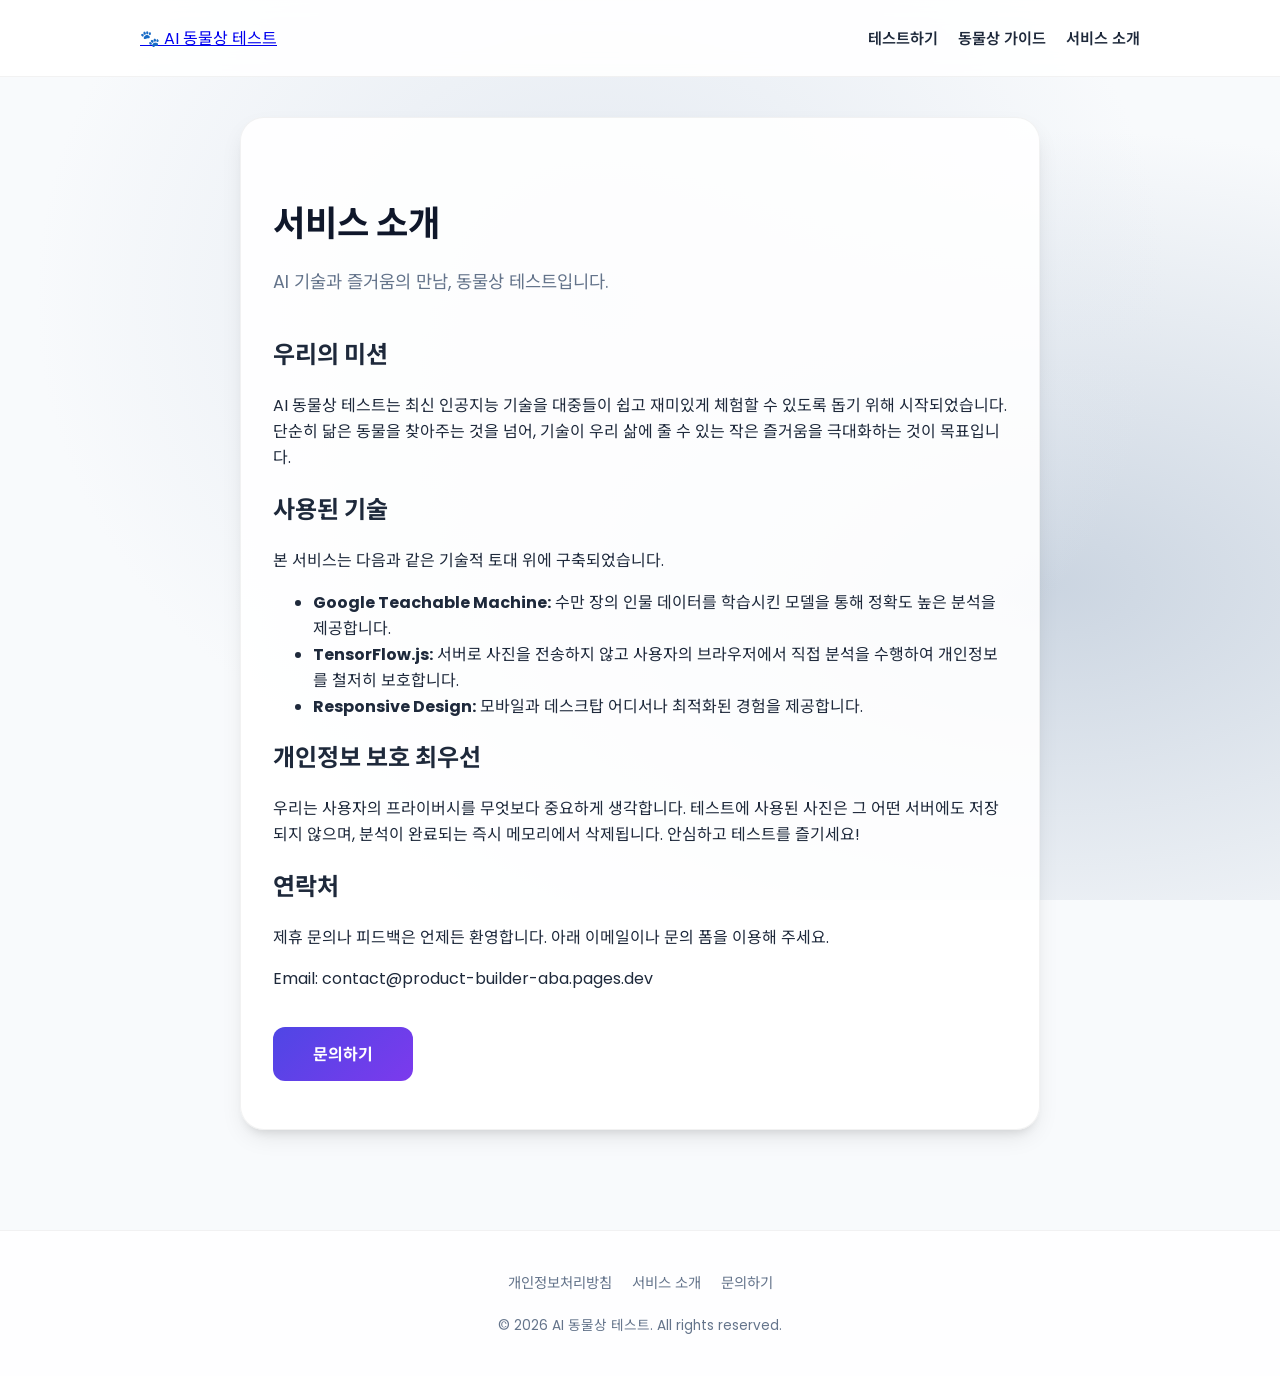
<file: about.html>
<!doctype html>
<html lang="ko">
<head>
  <meta charset="UTF-8" />
  <meta name="viewport" content="width=device-width, initial-scale=1.0" />
  <title>서비스 소개 - AI 동물상 테스트</title>
  <meta name="description" content="인공지능 기술을 활용한 동물상 테스트 서비스의 기획 의도와 기술적 배경을 소개합니다.">
  <link rel="preconnect" href="https://fonts.googleapis.com">
  <link rel="preconnect" href="https://fonts.gstatic.com" crossorigin>
  <link href="https://fonts.googleapis.com/css2?family=Poppins:wght@400;600;700&family=Noto+Sans+KR:wght@400;700&display=swap" rel="stylesheet">
  <link href='/style.css' rel='stylesheet'>
</head>
<body class="about-page">
  <header class="site-header">
    <div class="header-content">
      <a href="/" class="logo">🐾 AI 동물상 테스트</a>
      <nav class="main-nav">
        <a href="/">테스트하기</a>
        <a href="/articles/animal-faces-guide.html">동물상 가이드</a>
        <a href="/about.html">서비스 소개</a>
      </nav>
    </div>
  </header>

  <main>
    <section class="info-section">
      <h1 class="title">서비스 소개</h1>
      <p class="subtitle">AI 기술과 즐거움의 만남, 동물상 테스트입니다.</p>
      
      <div class="article-content">
        <h2>우리의 미션</h2>
        <p>AI 동물상 테스트는 최신 인공지능 기술을 대중들이 쉽고 재미있게 체험할 수 있도록 돕기 위해 시작되었습니다. 단순히 닮은 동물을 찾아주는 것을 넘어, 기술이 우리 삶에 줄 수 있는 작은 즐거움을 극대화하는 것이 목표입니다.</p>

        <h2>사용된 기술</h2>
        <p>본 서비스는 다음과 같은 기술적 토대 위에 구축되었습니다.</p>
        <ul>
          <li><strong>Google Teachable Machine:</strong> 수만 장의 인물 데이터를 학습시킨 모델을 통해 정확도 높은 분석을 제공합니다.</li>
          <li><strong>TensorFlow.js:</strong> 서버로 사진을 전송하지 않고 사용자의 브라우저에서 직접 분석을 수행하여 개인정보를 철저히 보호합니다.</li>
          <li><strong>Responsive Design:</strong> 모바일과 데스크탑 어디서나 최적화된 경험을 제공합니다.</li>
        </ul>

        <h2>개인정보 보호 최우선</h2>
        <p>우리는 사용자의 프라이버시를 무엇보다 중요하게 생각합니다. 테스트에 사용된 사진은 그 어떤 서버에도 저장되지 않으며, 분석이 완료되는 즉시 메모리에서 삭제됩니다. 안심하고 테스트를 즐기세요!</p>
        
        <h2>연락처</h2>
        <p>제휴 문의나 피드백은 언제든 환영합니다. 아래 이메일이나 문의 폼을 이용해 주세요.</p>
        <p>Email: contact@product-builder-aba.pages.dev</p>
      </div>
      
      <div class="cta-area">
        <a href="https://formspree.io/f/maqakqnq" class="retry-btn">문의하기</a>
      </div>
    </section>
  </main>

  <footer class="site-footer">
    <div class="footer-links">
      <a href="/privacy.html">개인정보처리방침</a>
      <a href="/about.html">서비스 소개</a>
      <a href="https://formspree.io/f/maqakqnq">문의하기</a>
    </div>
    <p>&copy; 2026 AI 동물상 테스트. All rights reserved.</p>
  </footer>
</body>
</html>
</file>
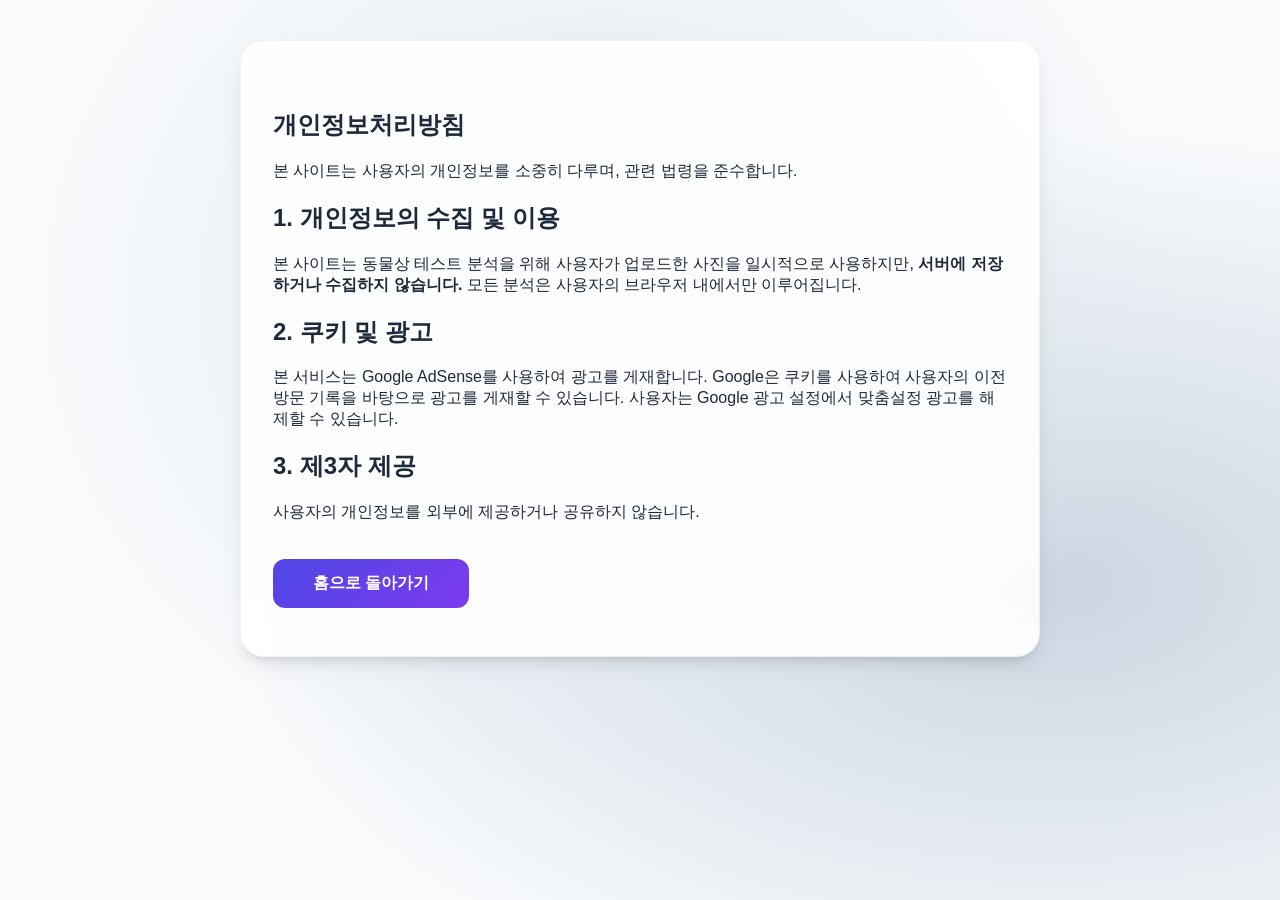
<file: privacy.html>
<!doctype html>
<html lang="ko">
<head>
  <meta charset="UTF-8" />
  <meta name="viewport" content="width=device-width, initial-scale=1.0" />
  <title>개인정보처리방침 - 인공지능 동물상 테스트</title>
  <link href='/style.css' rel='stylesheet'>
</head>
<body class="policy-page">
  <main>
    <section class="policy-container">
      <h1>개인정보처리방침</h1>
      <p>본 사이트는 사용자의 개인정보를 소중히 다루며, 관련 법령을 준수합니다.</p>
      
      <h2>1. 개인정보의 수집 및 이용</h2>
      <p>본 사이트는 동물상 테스트 분석을 위해 사용자가 업로드한 사진을 일시적으로 사용하지만, <strong>서버에 저장하거나 수집하지 않습니다.</strong> 모든 분석은 사용자의 브라우저 내에서만 이루어집니다.</p>
      
      <h2>2. 쿠키 및 광고</h2>
      <p>본 서비스는 Google AdSense를 사용하여 광고를 게재합니다. Google은 쿠키를 사용하여 사용자의 이전 방문 기록을 바탕으로 광고를 게재할 수 있습니다. 사용자는 Google 광고 설정에서 맞춤설정 광고를 해제할 수 있습니다.</p>
      
      <h2>3. 제3자 제공</h2>
      <p>사용자의 개인정보를 외부에 제공하거나 공유하지 않습니다.</p>
      
      <a href="/" class="retry-btn">홈으로 돌아가기</a>
    </section>
  </main>
</body>
</html>
</file>
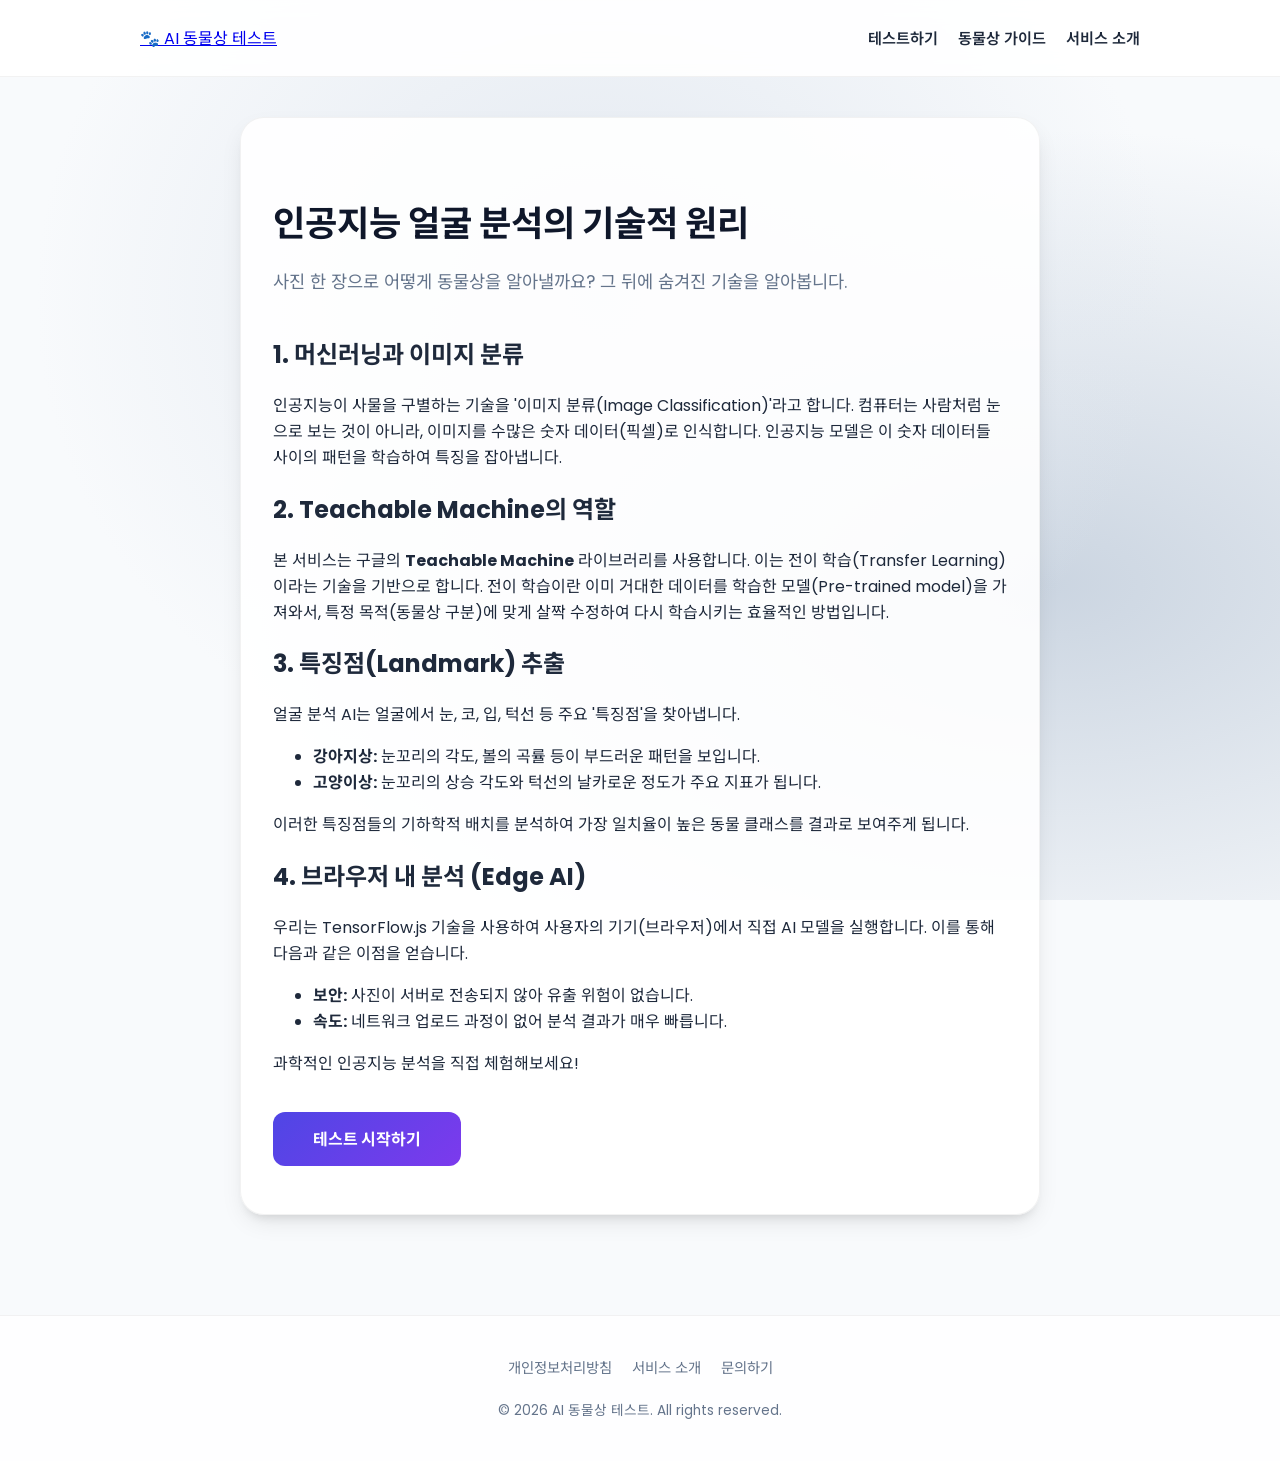
<file: articles/ai-tech.html>
<!doctype html>
<html lang="ko">
<head>
  <meta charset="UTF-8" />
  <meta name="viewport" content="width=device-width, initial-scale=1.0" />
  <title>인공지능 얼굴 분석의 기술적 원리 - AI 동물상 테스트</title>
  <meta name="description" content="AI가 어떻게 얼굴을 분석하여 동물상을 찾아내는지, Teachable Machine과 딥러닝 기술에 대해 심층 분석합니다.">
  <link rel="preconnect" href="https://fonts.googleapis.com">
  <link rel="preconnect" href="https://fonts.gstatic.com" crossorigin>
  <link href="https://fonts.googleapis.com/css2?family=Poppins:wght@400;600;700&family=Noto+Sans+KR:wght@400;700&display=swap" rel="stylesheet">
  <link href='/style.css' rel='stylesheet'>
  <script async src="https://pagead2.googlesyndication.com/pagead/js/adsbygoogle.js?client=ca-pub-9789843762589982" crossorigin="anonymous"></script>
</head>
<body class="article-page">
  <header class="site-header">
    <div class="header-content">
      <a href="/" class="logo">🐾 AI 동물상 테스트</a>
      <nav class="main-nav">
        <a href="/">테스트하기</a>
        <a href="/articles/animal-faces-guide.html">동물상 가이드</a>
        <a href="/about.html">서비스 소개</a>
      </nav>
    </div>
  </header>

  <main>
    <article class="info-section">
      <h1 class="title">인공지능 얼굴 분석의 기술적 원리</h1>
      <p class="subtitle">사진 한 장으로 어떻게 동물상을 알아낼까요? 그 뒤에 숨겨진 기술을 알아봅니다.</p>
      
      <div class="article-content">
        <h2>1. 머신러닝과 이미지 분류</h2>
        <p>인공지능이 사물을 구별하는 기술을 '이미지 분류(Image Classification)'라고 합니다. 컴퓨터는 사람처럼 눈으로 보는 것이 아니라, 이미지를 수많은 숫자 데이터(픽셀)로 인식합니다. 인공지능 모델은 이 숫자 데이터들 사이의 패턴을 학습하여 특징을 잡아냅니다.</p>

        <h2>2. Teachable Machine의 역할</h2>
        <p>본 서비스는 구글의 <strong>Teachable Machine</strong> 라이브러리를 사용합니다. 이는 전이 학습(Transfer Learning)이라는 기술을 기반으로 합니다. 전이 학습이란 이미 거대한 데이터를 학습한 모델(Pre-trained model)을 가져와서, 특정 목적(동물상 구분)에 맞게 살짝 수정하여 다시 학습시키는 효율적인 방법입니다.</p>

        <h2>3. 특징점(Landmark) 추출</h2>
        <p>얼굴 분석 AI는 얼굴에서 눈, 코, 입, 턱선 등 주요 '특징점'을 찾아냅니다. 
        <ul>
          <li><strong>강아지상:</strong> 눈꼬리의 각도, 볼의 곡률 등이 부드러운 패턴을 보입니다.</li>
          <li><strong>고양이상:</strong> 눈꼬리의 상승 각도와 턱선의 날카로운 정도가 주요 지표가 됩니다.</li>
        </ul>
        이러한 특징점들의 기하학적 배치를 분석하여 가장 일치율이 높은 동물 클래스를 결과로 보여주게 됩니다.</p>

        <h2>4. 브라우저 내 분석 (Edge AI)</h2>
        <p>우리는 TensorFlow.js 기술을 사용하여 사용자의 기기(브라우저)에서 직접 AI 모델을 실행합니다. 이를 통해 다음과 같은 이점을 얻습니다.
        <ul>
          <li><strong>보안:</strong> 사진이 서버로 전송되지 않아 유출 위험이 없습니다.</li>
          <li><strong>속도:</strong> 네트워크 업로드 과정이 없어 분석 결과가 매우 빠릅니다.</li>
        </ul></p>
      </div>
      
      <div class="cta-area">
        <p>과학적인 인공지능 분석을 직접 체험해보세요!</p>
        <a href="/" class="retry-btn">테스트 시작하기</a>
      </div>
    </article>
  </main>

  <footer class="site-footer">
    <div class="footer-links">
      <a href="/privacy.html">개인정보처리방침</a>
      <a href="/about.html">서비스 소개</a>
      <a href="https://formspree.io/f/maqakqnq">문의하기</a>
    </div>
    <p>&copy; 2026 AI 동물상 테스트. All rights reserved.</p>
  </footer>
</body>
</html>
</file>
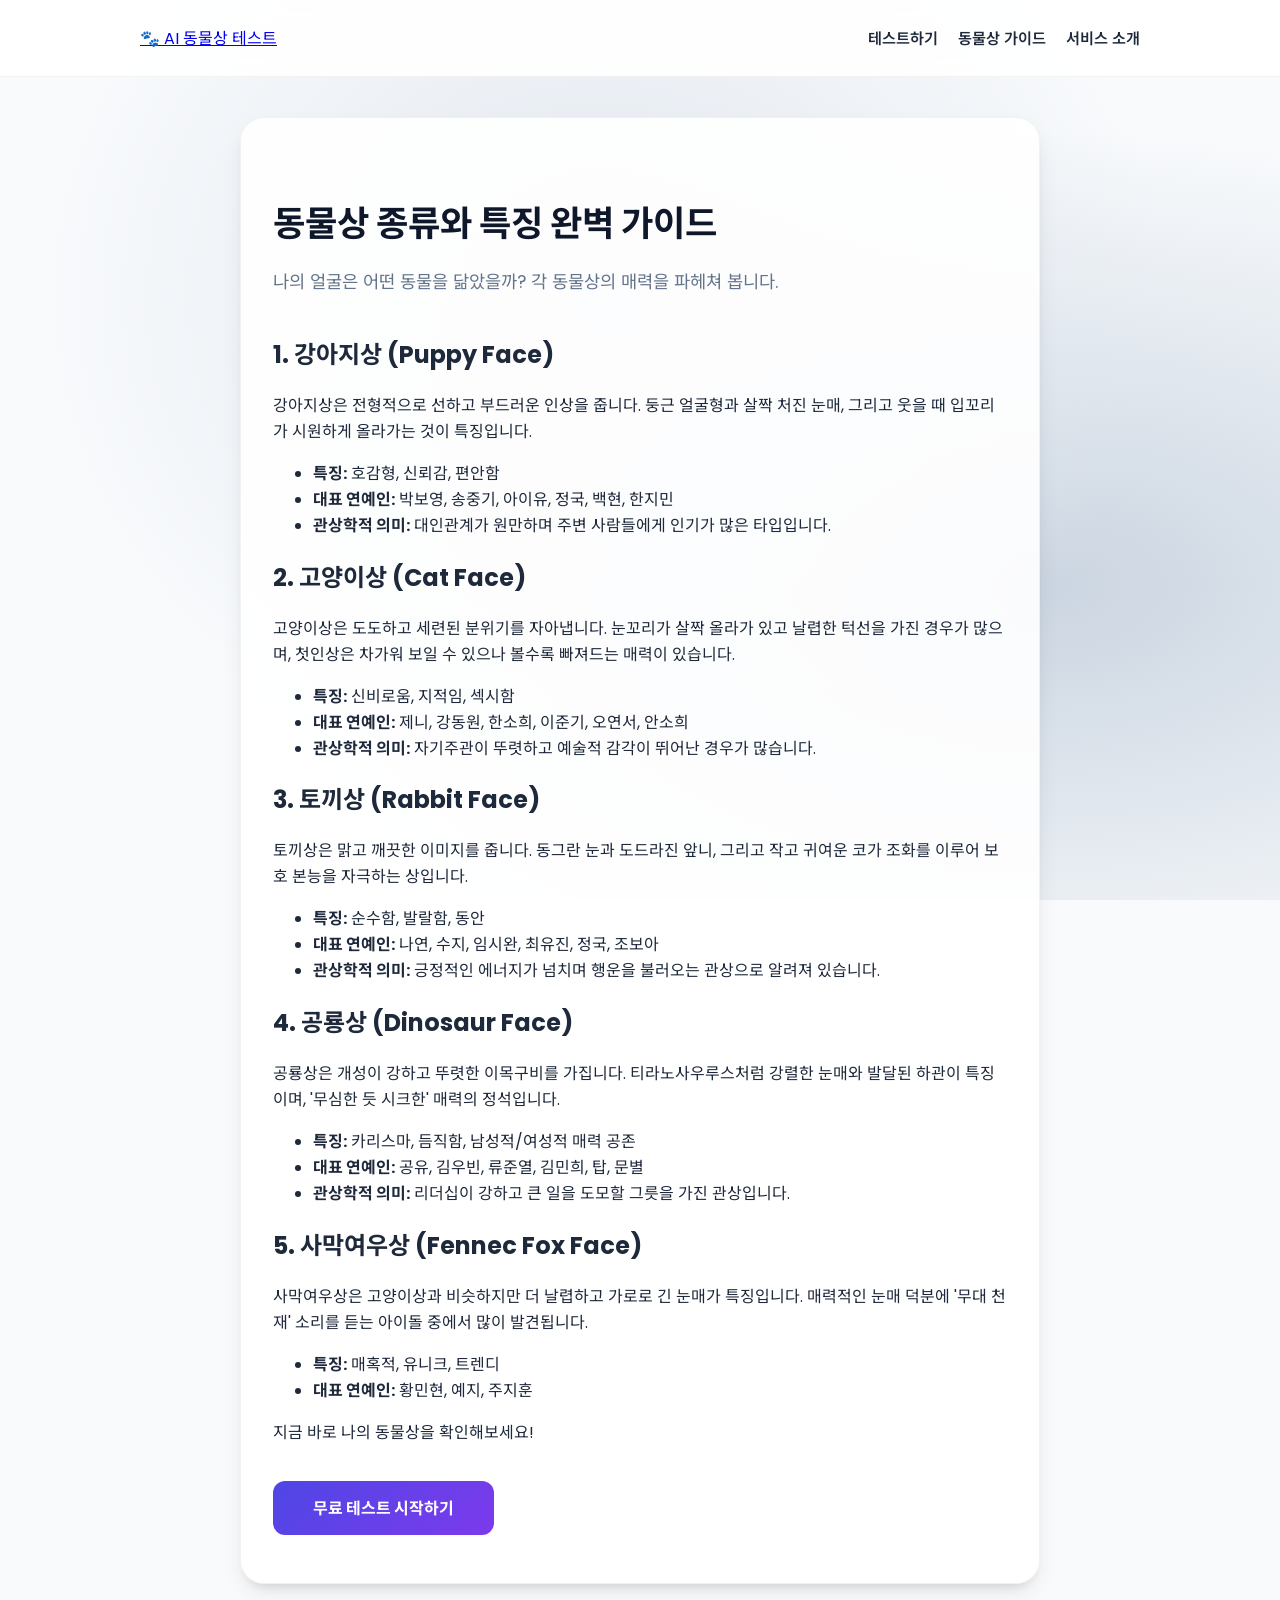
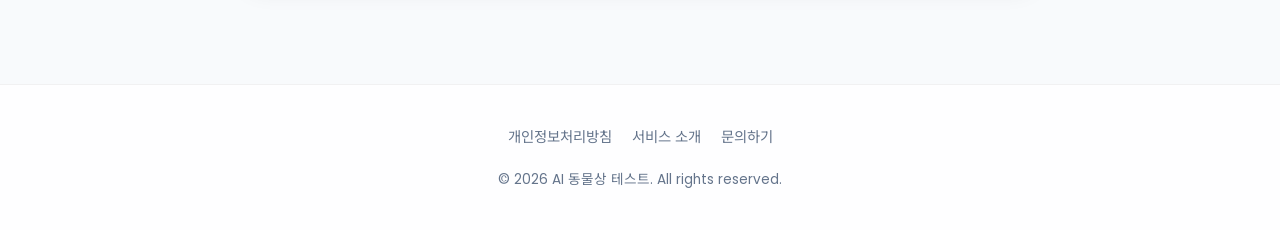
<file: articles/animal-faces-guide.html>
<!doctype html>
<html lang="ko">
<head>
  <meta charset="UTF-8" />
  <meta name="viewport" content="width=device-width, initial-scale=1.0" />
  <title>동물상 종류와 특징 완벽 가이드 - AI 동물상 테스트</title>
  <meta name="description" content="강아지상, 고양이상, 토끼상 등 다양한 동물상의 특징과 연예인 예시, 관상학적 의미를 상세히 알아봅니다.">
  <link rel="preconnect" href="https://fonts.googleapis.com">
  <link rel="preconnect" href="https://fonts.gstatic.com" crossorigin>
  <link href="https://fonts.googleapis.com/css2?family=Poppins:wght@400;600;700&family=Noto+Sans+KR:wght@400;700&display=swap" rel="stylesheet">
  <link href='/style.css' rel='stylesheet'>
  <script async src="https://pagead2.googlesyndication.com/pagead/js/adsbygoogle.js?client=ca-pub-9789843762589982" crossorigin="anonymous"></script>
</head>
<body class="article-page">
  <header class="site-header">
    <div class="header-content">
      <a href="/" class="logo">🐾 AI 동물상 테스트</a>
      <nav class="main-nav">
        <a href="/">테스트하기</a>
        <a href="/articles/animal-faces-guide.html">동물상 가이드</a>
        <a href="/about.html">서비스 소개</a>
      </nav>
    </div>
  </header>

  <main>
    <article class="info-section">
      <h1 class="title">동물상 종류와 특징 완벽 가이드</h1>
      <p class="subtitle">나의 얼굴은 어떤 동물을 닮았을까? 각 동물상의 매력을 파헤쳐 봅니다.</p>
      
      <div class="article-content">
        <h2>1. 강아지상 (Puppy Face)</h2>
        <p>강아지상은 전형적으로 선하고 부드러운 인상을 줍니다. 둥근 얼굴형과 살짝 처진 눈매, 그리고 웃을 때 입꼬리가 시원하게 올라가는 것이 특징입니다.</p>
        <ul>
          <li><strong>특징:</strong> 호감형, 신뢰감, 편안함</li>
          <li><strong>대표 연예인:</strong> 박보영, 송중기, 아이유, 정국, 백현, 한지민</li>
          <li><strong>관상학적 의미:</strong> 대인관계가 원만하며 주변 사람들에게 인기가 많은 타입입니다.</li>
        </ul>

        <h2>2. 고양이상 (Cat Face)</h2>
        <p>고양이상은 도도하고 세련된 분위기를 자아냅니다. 눈꼬리가 살짝 올라가 있고 날렵한 턱선을 가진 경우가 많으며, 첫인상은 차가워 보일 수 있으나 볼수록 빠져드는 매력이 있습니다.</p>
        <ul>
          <li><strong>특징:</strong> 신비로움, 지적임, 섹시함</li>
          <li><strong>대표 연예인:</strong> 제니, 강동원, 한소희, 이준기, 오연서, 안소희</li>
          <li><strong>관상학적 의미:</strong> 자기주관이 뚜렷하고 예술적 감각이 뛰어난 경우가 많습니다.</li>
        </ul>

        <h2>3. 토끼상 (Rabbit Face)</h2>
        <p>토끼상은 맑고 깨끗한 이미지를 줍니다. 동그란 눈과 도드라진 앞니, 그리고 작고 귀여운 코가 조화를 이루어 보호 본능을 자극하는 상입니다.</p>
        <ul>
          <li><strong>특징:</strong> 순수함, 발랄함, 동안</li>
          <li><strong>대표 연예인:</strong> 나연, 수지, 임시완, 최유진, 정국, 조보아</li>
          <li><strong>관상학적 의미:</strong> 긍정적인 에너지가 넘치며 행운을 불러오는 관상으로 알려져 있습니다.</li>
        </ul>

        <h2>4. 공룡상 (Dinosaur Face)</h2>
        <p>공룡상은 개성이 강하고 뚜렷한 이목구비를 가집니다. 티라노사우루스처럼 강렬한 눈매와 발달된 하관이 특징이며, '무심한 듯 시크한' 매력의 정석입니다.</p>
        <ul>
          <li><strong>특징:</strong> 카리스마, 듬직함, 남성적/여성적 매력 공존</li>
          <li><strong>대표 연예인:</strong> 공유, 김우빈, 류준열, 김민희, 탑, 문별</li>
          <li><strong>관상학적 의미:</strong> 리더십이 강하고 큰 일을 도모할 그릇을 가진 관상입니다.</li>
        </ul>

        <h2>5. 사막여우상 (Fennec Fox Face)</h2>
        <p>사막여우상은 고양이상과 비슷하지만 더 날렵하고 가로로 긴 눈매가 특징입니다. 매력적인 눈매 덕분에 '무대 천재' 소리를 듣는 아이돌 중에서 많이 발견됩니다.</p>
        <ul>
          <li><strong>특징:</strong> 매혹적, 유니크, 트렌디</li>
          <li><strong>대표 연예인:</strong> 황민현, 예지, 주지훈</li>
        </ul>
      </div>
      
      <div class="cta-area">
        <p>지금 바로 나의 동물상을 확인해보세요!</p>
        <a href="/" class="retry-btn">무료 테스트 시작하기</a>
      </div>
    </article>
  </main>

  <footer class="site-footer">
    <div class="footer-links">
      <a href="/privacy.html">개인정보처리방침</a>
      <a href="/about.html">서비스 소개</a>
      <a href="https://formspree.io/f/maqakqnq">문의하기</a>
    </div>
    <p>&copy; 2026 AI 동물상 테스트. All rights reserved.</p>
  </footer>
</body>
</html>
</file>
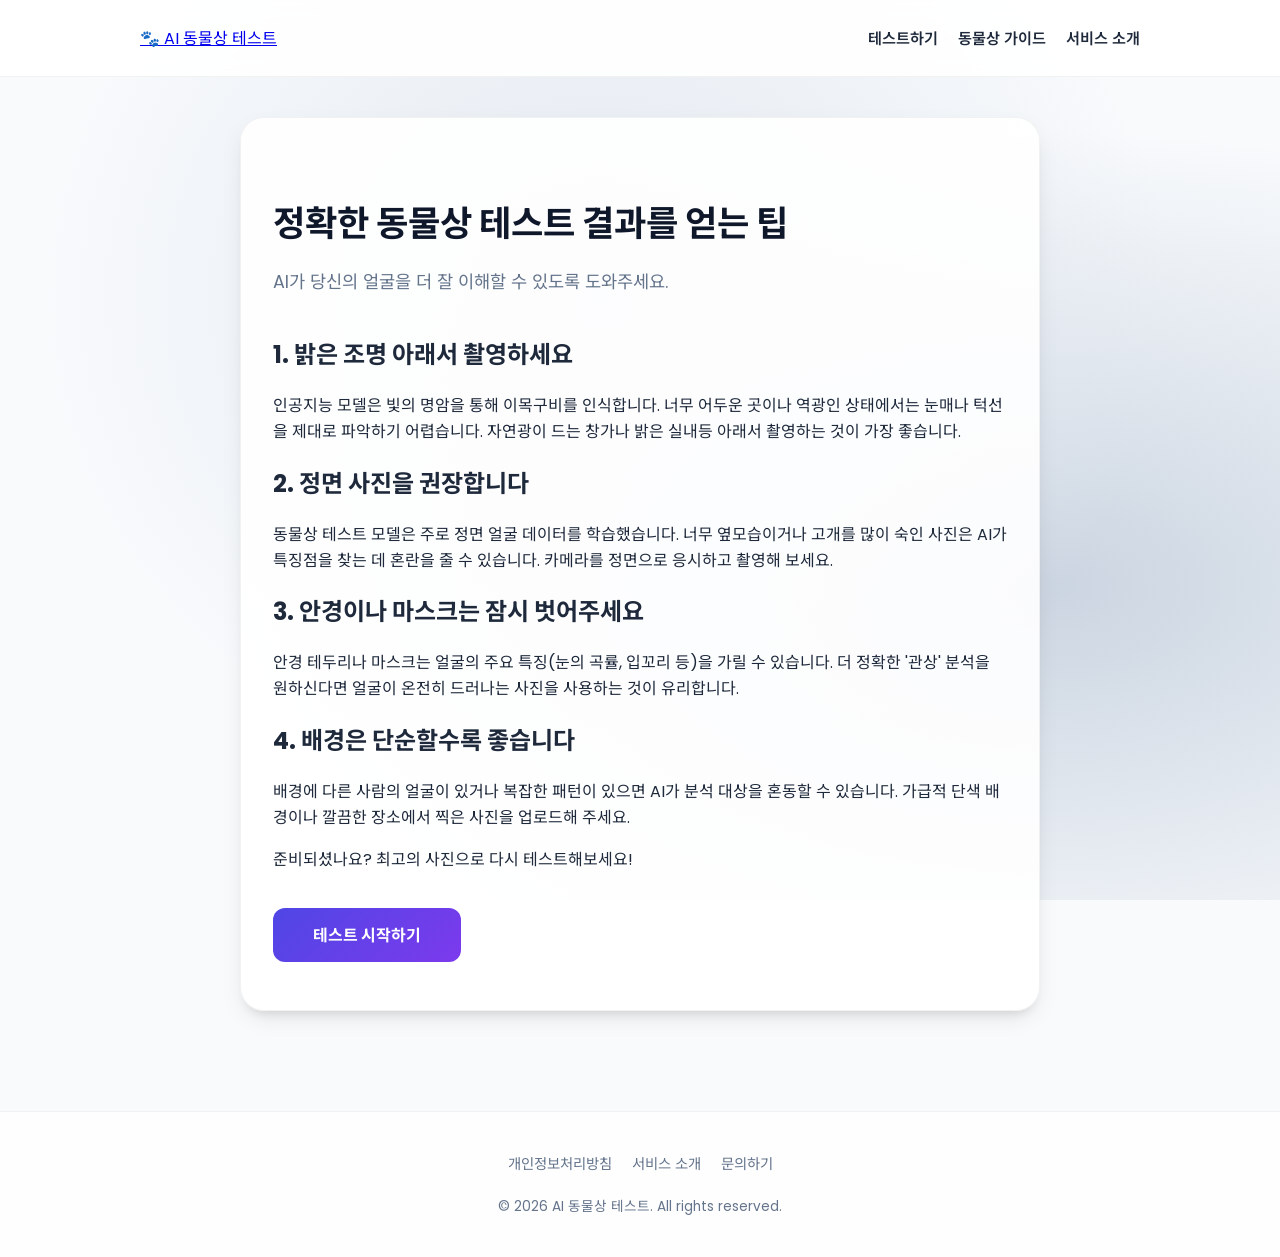
<file: articles/how-to-get-accurate-results.html>
<!doctype html>
<html lang="ko">
<head>
  <meta charset="UTF-8" />
  <meta name="viewport" content="width=device-width, initial-scale=1.0" />
  <title>정확한 동물상 테스트 결과를 얻는 팁 - AI 동물상 테스트</title>
  <meta name="description" content="인공지능 분석의 정확도를 높이기 위한 사진 촬영 팁과 주의사항을 알려드립니다.">
  <link rel="preconnect" href="https://fonts.googleapis.com">
  <link rel="preconnect" href="https://fonts.gstatic.com" crossorigin>
  <link href="https://fonts.googleapis.com/css2?family=Poppins:wght@400;600;700&family=Noto+Sans+KR:wght@400;700&display=swap" rel="stylesheet">
  <link href='/style.css' rel='stylesheet'>
  <script async src="https://pagead2.googlesyndication.com/pagead/js/adsbygoogle.js?client=ca-pub-9789843762589982" crossorigin="anonymous"></script>
</head>
<body class="article-page">
  <header class="site-header">
    <div class="header-content">
      <a href="/" class="logo">🐾 AI 동물상 테스트</a>
      <nav class="main-nav">
        <a href="/">테스트하기</a>
        <a href="/articles/animal-faces-guide.html">동물상 가이드</a>
        <a href="/about.html">서비스 소개</a>
      </nav>
    </div>
  </header>

  <main>
    <article class="info-section">
      <h1 class="title">정확한 동물상 테스트 결과를 얻는 팁</h1>
      <p class="subtitle">AI가 당신의 얼굴을 더 잘 이해할 수 있도록 도와주세요.</p>
      
      <div class="article-content">
        <h2>1. 밝은 조명 아래서 촬영하세요</h2>
        <p>인공지능 모델은 빛의 명암을 통해 이목구비를 인식합니다. 너무 어두운 곳이나 역광인 상태에서는 눈매나 턱선을 제대로 파악하기 어렵습니다. 자연광이 드는 창가나 밝은 실내등 아래서 촬영하는 것이 가장 좋습니다.</p>

        <h2>2. 정면 사진을 권장합니다</h2>
        <p>동물상 테스트 모델은 주로 정면 얼굴 데이터를 학습했습니다. 너무 옆모습이거나 고개를 많이 숙인 사진은 AI가 특징점을 찾는 데 혼란을 줄 수 있습니다. 카메라를 정면으로 응시하고 촬영해 보세요.</p>

        <h2>3. 안경이나 마스크는 잠시 벗어주세요</h2>
        <p>안경 테두리나 마스크는 얼굴의 주요 특징(눈의 곡률, 입꼬리 등)을 가릴 수 있습니다. 더 정확한 '관상' 분석을 원하신다면 얼굴이 온전히 드러나는 사진을 사용하는 것이 유리합니다.</p>

        <h2>4. 배경은 단순할수록 좋습니다</h2>
        <p>배경에 다른 사람의 얼굴이 있거나 복잡한 패턴이 있으면 AI가 분석 대상을 혼동할 수 있습니다. 가급적 단색 배경이나 깔끔한 장소에서 찍은 사진을 업로드해 주세요.</p>
      </div>
      
      <div class="cta-area">
        <p>준비되셨나요? 최고의 사진으로 다시 테스트해보세요!</p>
        <a href="/" class="retry-btn">테스트 시작하기</a>
      </div>
    </article>
  </main>

  <footer class="site-footer">
    <div class="footer-links">
      <a href="/privacy.html">개인정보처리방침</a>
      <a href="/about.html">서비스 소개</a>
      <a href="https://formspree.io/f/maqakqnq">문의하기</a>
    </div>
    <p>&copy; 2026 AI 동물상 테스트. All rights reserved.</p>
  </footer>
</body>
</html>
</file>
<file: style.css>
/* General Body Styles */
:root {
  --primary-font: 'Poppins', 'Noto Sans KR', sans-serif;
  
  /* Light Mode (Default) */
  --bg-color: #f8fafc;
  --bg-gradient-1: radial-gradient(at 47% 33%, #e2e8f0 0, transparent 59%);
  --bg-gradient-2: radial-gradient(at 82% 65%, #cbd5e1 0, transparent 55%);
  --text-color: #1e293b;
  --card-bg: rgba(255, 255, 255, 0.9);
  --card-border: rgba(0, 0, 0, 0.05);
  --card-shadow: 0 10px 25px -5px rgba(0, 0, 0, 0.1), 0 8px 10px -6px rgba(0, 0, 0, 0.1);
  --subtitle-color: #64748b;
  --title-color: #0f172a;
  --input-bg: #ffffff;
  --primary-gradient: linear-gradient(135deg, #4f46e5, #7c3aed);
}

body.dark-mode {
  /* Dark Mode */
  --bg-color: #0f172a;
  --bg-gradient-1: radial-gradient(at 47% 33%, #1e293b 0, transparent 59%);
  --bg-gradient-2: radial-gradient(at 82% 65%, #0f172a 0, transparent 55%);
  --text-color: #f1f5f9;
  --card-bg: rgba(30, 41, 59, 0.8);
  --card-border: rgba(255, 255, 255, 0.1);
  --card-shadow: 0 20px 25px -5px rgba(0, 0, 0, 0.3), 0 10px 10px -5px rgba(0, 0, 0, 0.2);
  --subtitle-color: #94a3b8;
  --title-color: #ffffff;
  --input-bg: #1e293b;
}

body {
  font-family: var(--primary-font);
  margin: 0;
  min-height: 100vh;
  display: flex;
  flex-direction: column;
  background-color: var(--bg-color);
  background-image: var(--bg-gradient-1), var(--bg-gradient-2);
  background-attachment: fixed;
  color: var(--text-color);
  transition: all 0.3s ease;
}

/* Header Styles */
.site-header {
  background: var(--card-bg);
  backdrop-filter: blur(10px);
  -webkit-backdrop-filter: blur(10px);
  border-bottom: 1px solid var(--card-border);
  position: sticky;
  top: 0;
  z-index: 1000;
  padding: 0.5rem 0;
}

.header-content {
  max-width: 1000px;
  margin: 0 auto;
  padding: 0 20px;
  display: flex;
  justify-content: space-between;
  align-items: center;
  height: 60px;
}

.main-nav {
  display: flex;
  gap: 20px;
  align-items: center;
}

.main-nav a {
  text-decoration: none;
  color: var(--text-color);
  font-weight: 600;
  font-size: 0.95rem;
  transition: color 0.2s;
}

.main-nav a:hover {
  color: #4f46e5;
}

main {
  width: 100%;
  max-width: 800px;
  margin: 40px auto;
  padding: 0 20px;
  display: flex;
  flex-direction: column;
  gap: 40px;
  flex: 1;
}

/* Container Common */
.test-container, .info-section, .comment-section, .policy-container {
  background: var(--card-bg);
  border-radius: 24px;
  padding: 3rem 2rem;
  border: 1px solid var(--card-border);
  box-shadow: var(--card-shadow);
}

.test-container { text-align: center; }

.title { font-size: 2.2rem; font-weight: 700; margin-bottom: 0.5rem; color: var(--title-color); }
.subtitle { font-size: 1.1rem; color: var(--subtitle-color); margin-bottom: 2.5rem; }

/* Upload Area */
.upload-area {
  border: 2px dashed #cbd5e1;
  border-radius: 20px;
  padding: 4rem 1rem;
  cursor: pointer;
  transition: all 0.3s ease;
}

.upload-area:hover {
  border-color: #4f46e5;
  background: rgba(79, 70, 229, 0.05);
}

.upload-icon { font-size: 3.5rem; margin-bottom: 1rem; }
.upload-label p { font-size: 1.1rem; font-weight: 600; margin-bottom: 0.5rem; }
.upload-hint { font-size: 0.85rem; color: var(--subtitle-color); }

/* Prediction Result */
.image-wrapper { display: flex; justify-content: center; margin-bottom: 2rem; }
.preview-image {
  width: 150px;
  height: 150px;
  object-fit: cover;
  border-radius: 50%; /* 프로필 형태로 변경 */
  box-shadow: var(--card-shadow);
  border: 4px solid white;
}

.main-result { font-size: 1.8rem; font-weight: 700; margin-bottom: 0.8rem; color: #4f46e5; }
.sub-result { font-size: 1.1rem; color: var(--text-color); line-height: 1.6; margin-bottom: 1.5rem; font-weight: 600; }

/* Analysis Reasoning Section */
.analysis-reason-box {
  background: rgba(79, 70, 229, 0.03);
  border: 1px solid rgba(79, 70, 229, 0.1);
  border-radius: 16px;
  padding: 20px;
  text-align: left;
  margin-top: 20px;
}

.analysis-reason-box h4 {
  margin-top: 0;
  margin-bottom: 12px;
  font-size: 1rem;
  color: #4f46e5;
  display: flex;
  align-items: center;
  gap: 8px;
}

.reason-text {
  font-size: 0.95rem;
  line-height: 1.7;
  color: var(--subtitle-color);
  margin-bottom: 15px;
}

.similar-celebs {
  padding-top: 15px;
  border-top: 1px dashed var(--card-border);
}

.similar-celebs strong {
  color: var(--title-color);
}

.celeb-names {
  color: #4f46e5;
  font-weight: 600;
  margin-left: 5px;
}

/* Label Container */
.label-container {
  display: flex;
  flex-direction: column;
  gap: 12px;
  margin: 2.5rem auto;
  max-width: 400px;
}

.bar-bg { height: 10px; background: rgba(0, 0, 0, 0.05); border-radius: 5px; overflow: hidden; margin-top: 4px; }
.bar-fill { height: 100%; background: var(--primary-gradient); border-radius: 5px; transition: width 1s ease-out; }

/* Info Section */
.info-section h3 { font-size: 1.5rem; margin-bottom: 1.5rem; color: var(--title-color); }
.animal-grid {
  display: grid;
  grid-template-columns: repeat(auto-fit, minmax(200px, 1fr));
  gap: 20px;
}
.animal-item { padding: 20px; background: rgba(0,0,0,0.02); border-radius: 16px; border: 1px solid var(--card-border); }
.animal-item h4 { margin: 0 0 10px 0; font-size: 1.1rem; }
.animal-item p { font-size: 0.9rem; margin: 0; line-height: 1.5; }

/* Footer */
.site-footer { background: var(--card-bg); padding: 40px 20px; text-align: center; border-top: 1px solid var(--card-border); margin-top: 60px; }
.footer-links { display: flex; justify-content: center; gap: 20px; margin-bottom: 20px; }
.footer-links a { color: var(--subtitle-color); text-decoration: none; font-size: 0.9rem; }
.site-footer p { font-size: 0.85rem; color: var(--subtitle-color); margin: 0; }

.retry-btn {
  background: var(--primary-gradient);
  color: white;
  border: none;
  padding: 14px 40px;
  border-radius: 12px;
  font-weight: 700;
  cursor: pointer;
  transition: all 0.2s;
  display: inline-block;
  text-decoration: none;
  margin-top: 20px;
}
</file>
